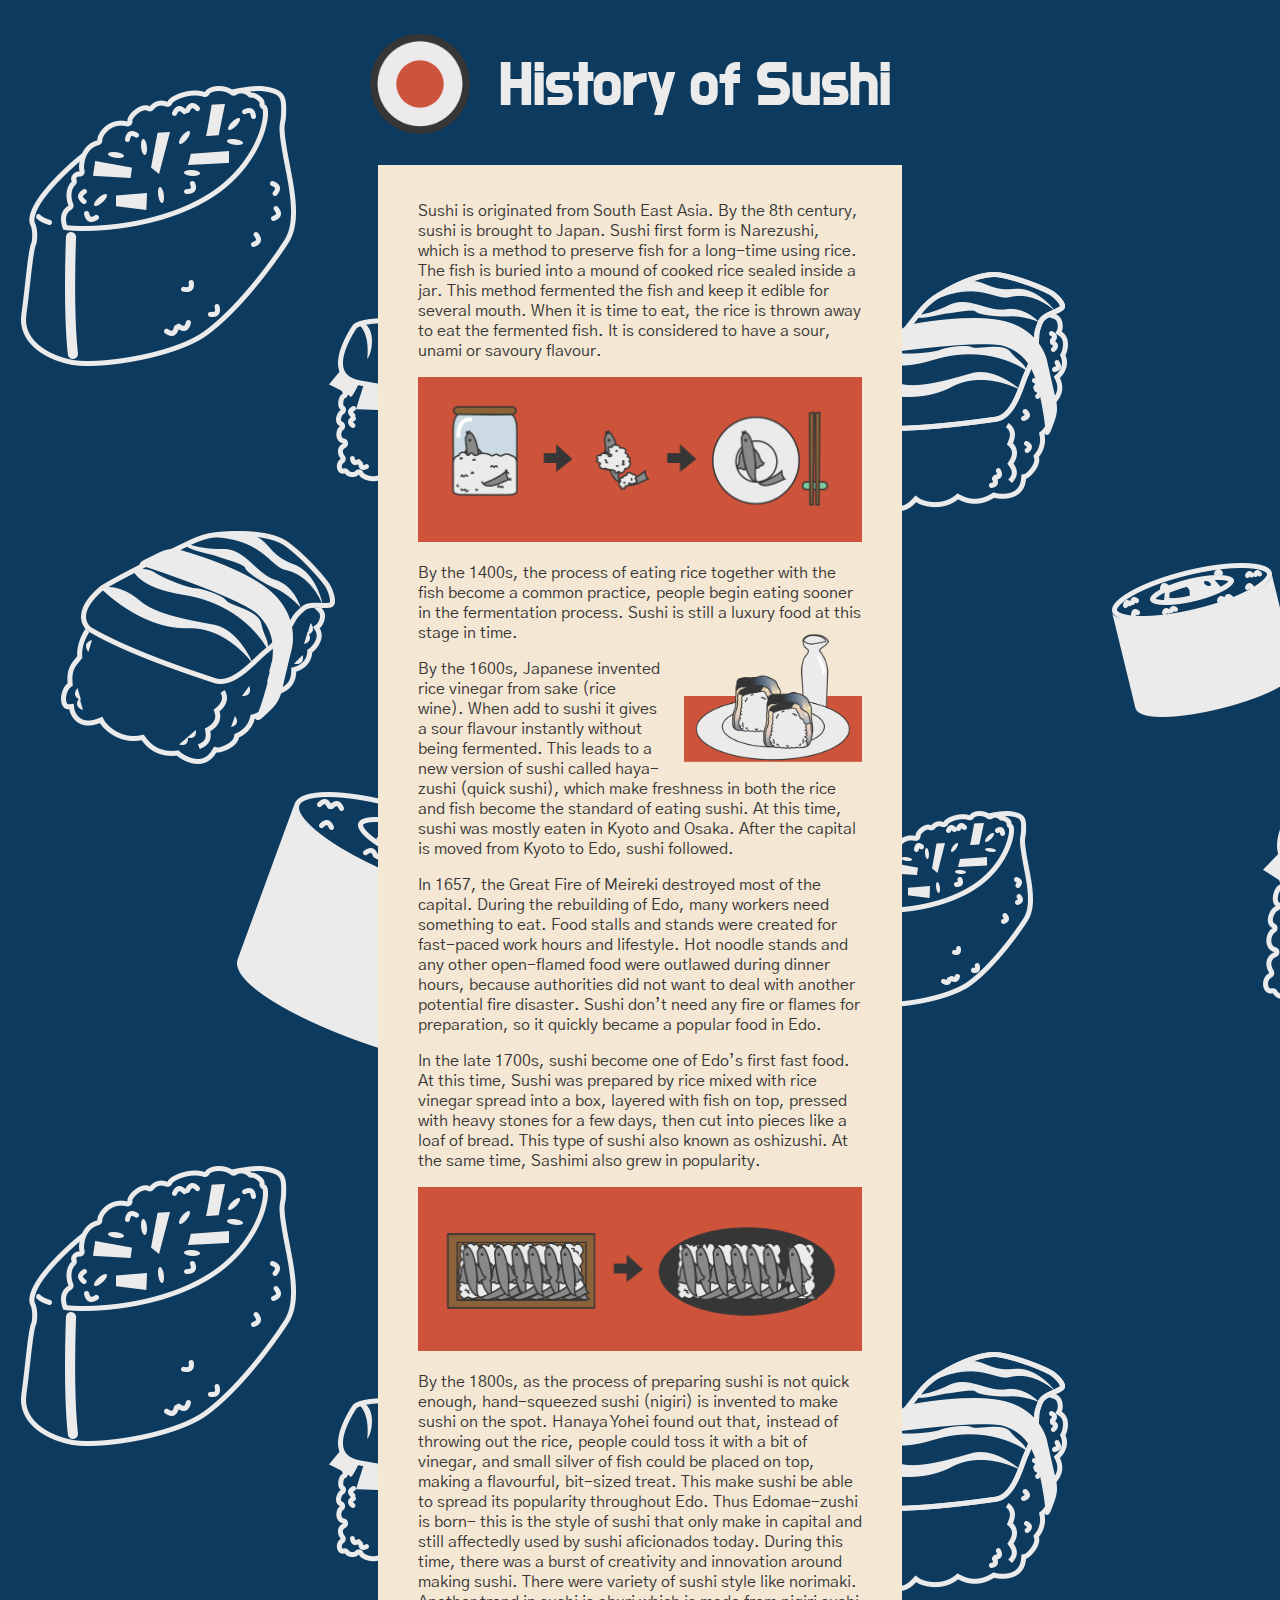
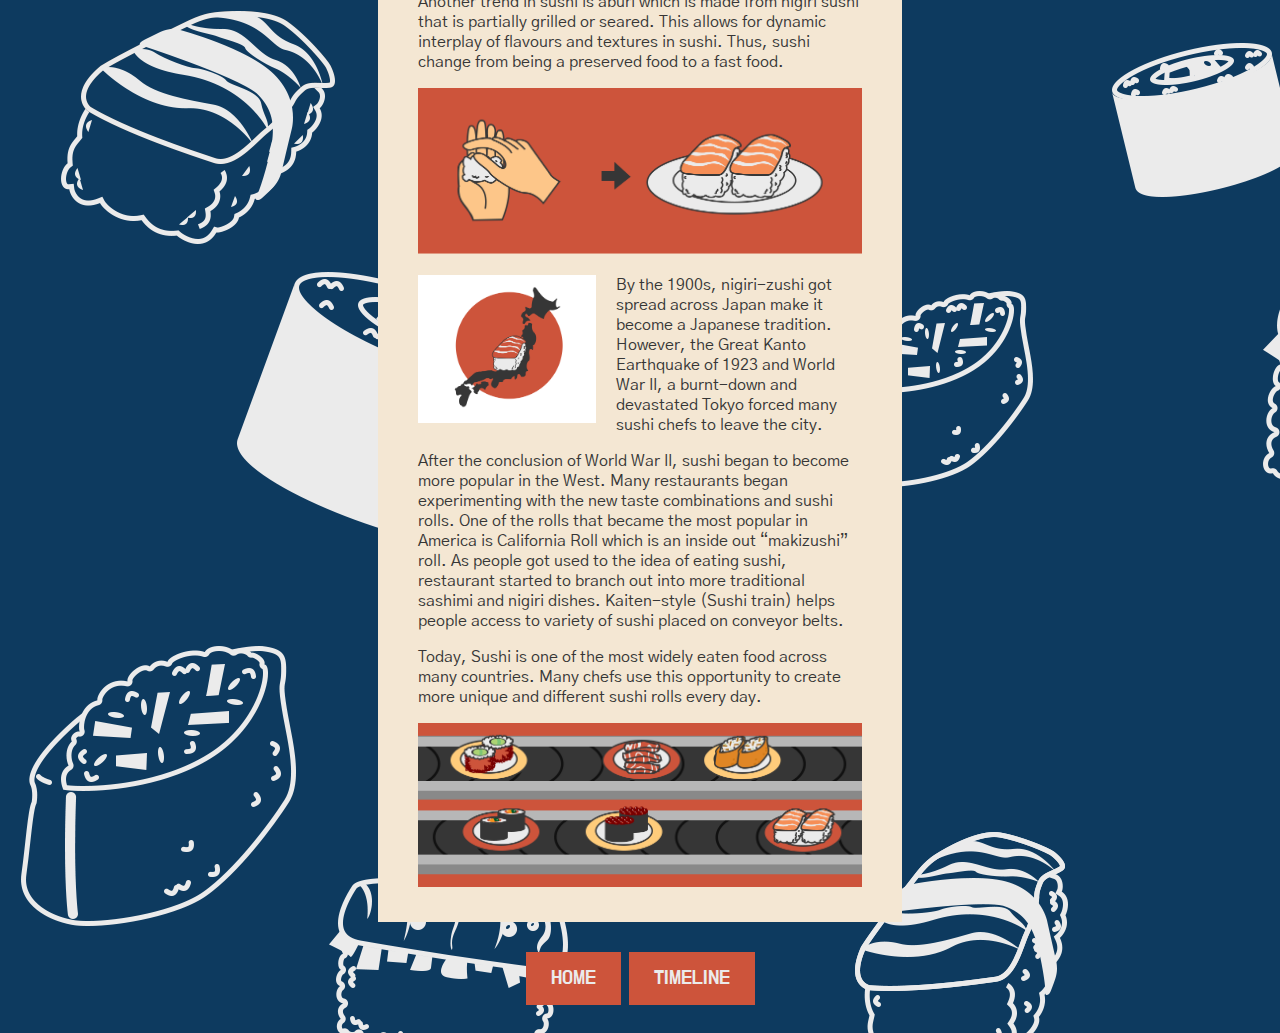
<file: historyOfSushi.html>
<!DOCTYPE html>
<html lang="en">

<head>
	<title>History of Sushi</title>
	<link rel='shortcut icon' href='favicon/historyFavicon.ico' type='image/x-icon' />
	<meta charset="UTF-8">
	<meta name="description" content="My Page">
	<meta name="viewport" content="width=device-width, initial-scale=1.0">
	<!-- Import CSS -->
	<link rel="stylesheet" type="text/css" href="styles.css">
	<!-- Link JQuery -->
	<script src="jquery.js"></script>
</head>

<body>
	<header>
		<button class="button" onclick="window.location.href = 'index.html';">
			<img class="logo" width="100px" height="auto" src="logo.png" alt="">
			<h1>History of Sushi</h1>
		</button>
	</header>


	<main>
		<div class="content">
			<p>Sushi is originated from South East Asia. By the 8th century, sushi is brought to Japan. Sushi first form
				is Narezushi, which is a method to preserve fish for a long-time using rice. The fish is buried into a
				mound of cooked rice sealed inside a jar. This method fermented the fish and keep it edible for several
				mouth. When it is time to eat, the rice is thrown away to eat the fermented fish. It is considered to
				have a sour, unami or savoury flavour.</p>
			<img src="assets/pictures/Contents/historyOfSushiPic1.png" title="How Narezushi is made"
				alt="How Narezushi is made" width="100%">
			<p>By the 1400s, the process of eating rice together with the fish become a common practice, people begin
				eating sooner in the fermentation process. Sushi is still a luxury food at this stage in time.</p>

			<p><img id="img2" src="assets/pictures/Contents/historyOfSushiPic2.png" title="Haya-zushi and vinegar"
					alt="haya-zushi">
				By the 1600s, Japanese invented rice vinegar from sake (rice wine). When add to sushi it gives a sour
				flavour instantly without being fermented. This leads to a new version of sushi called haya-zushi (quick
				sushi), which make freshness in both the rice and fish become the standard of eating sushi. At this
				time, sushi was mostly eaten in Kyoto and Osaka. After the capital is moved from Kyoto to Edo, sushi
				followed.</p>

			<p>In 1657, the Great Fire of Meireki destroyed most of the capital. During the rebuilding of Edo, many
				workers need something to eat. Food stalls and stands were created for fast-paced work hours and
				lifestyle. Hot noodle stands and any other open-flamed food were outlawed during dinner hours, because
				authorities did not want to deal with another potential fire disaster. Sushi don’t need any fire or
				flames for preparation, so it quickly became a popular food in Edo.</p>
			<p>In the late 1700s, sushi become one of Edo’s first fast food. At this time, Sushi was prepared by rice
				mixed with rice vinegar spread into a box, layered with fish on top, pressed with heavy stones for a few
				days, then cut into pieces like a loaf of bread. This type of sushi also known as oshizushi. At the same
				time, Sashimi also grew in popularity.</p>
			<img src="assets/pictures/Contents/historyOfSushiPic3.png" title="How sushi used to be prepared"
				alt="How sushi was prepared" width="100%">

			<p>By the 1800s, as the process of preparing sushi is not quick enough, hand-squeezed sushi (nigiri) is
				invented to make sushi on the spot. Hanaya Yohei found out that, instead of throwing out the rice,
				people could toss it with a bit of vinegar, and small silver of fish could be placed on top, making a
				flavourful, bit-sized treat. This make sushi be able to spread its popularity throughout Edo. Thus
				Edomae-zushi is born- this is the style of sushi that only make in capital and still affectedly used by
				sushi aficionados today. During this time, there was a burst of creativity and innovation around making
				sushi. There were variety of sushi style like norimaki. Another trend in sushi is aburi which is made
				from nigiri sushi that is partially grilled or seared. This allows for dynamic interplay of flavours and
				textures in sushi. Thus, sushi change from being a preserved food to a fast food.</p>
			<img src="assets/pictures/Contents/historyOfSushiPic4.png" title="How Nigiri is made"
				alt="How Nirigi is made" width="100%">

			<p><img id="img5" src="assets/pictures/Contents/historyOfSushiPic5.png"
					title="Sushi became popular in Japan" alt="Sushi and Japan">
				By the 1900s, nigiri-zushi got spread across Japan make it become a Japanese tradition. However, the
				Great Kanto Earthquake of 1923 and World War II, a burnt-down and devastated Tokyo forced many sushi
				chefs to leave the city.</p>
			<p>
				After the conclusion of World War II, sushi began to become more popular in the West. Many restaurants
				began experimenting with the new taste combinations and sushi rolls. One of the rolls that became the
				most popular in America is California Roll which is an inside out “makizushi” roll. As people got used
				to the idea of eating sushi, restaurant started to branch out into more traditional sashimi and nigiri
				dishes. Kaiten-style (Sushi train) helps people access to variety of sushi placed on conveyor belts.
			</p>
			<p>
				Today, Sushi is one of the most widely eaten food across many countries. Many chefs use this opportunity
				to create more unique and different sushi rolls every day.
			</p>
			<img src="assets/pictures/Contents/historyOfSushiPic6.png" title="Sushi train (Kaiten-style)"
				alt="Keiten-style" width="100%">
		</div>
	</main>


	<footer>
		<a href="index.html">HOME</a>
		<a href="SushiTimeline.html">TIMELINE</a>


	</footer>



</body>



</html>


<style>
	h1 {
		font-family: 'DoHyeon-Regular';
	}

	.logo {
		/* logo of the site */
		position: absolute;
		margin-top: 25px;
		margin-left: -325px;
	}

	/* IMAGE ON THE PAGE */
	#img2 {
		width: 40%;
		margin-top: -60px;
		height: auto;
		padding-top: 23px;
		margin-left: 20px;
		float: right;
	}

	#img5 {
		width: 40%;
		margin-bottom: 20px;
		height: auto;
		margin-right: 20px;
		float: left;
	}
</style>
</file>
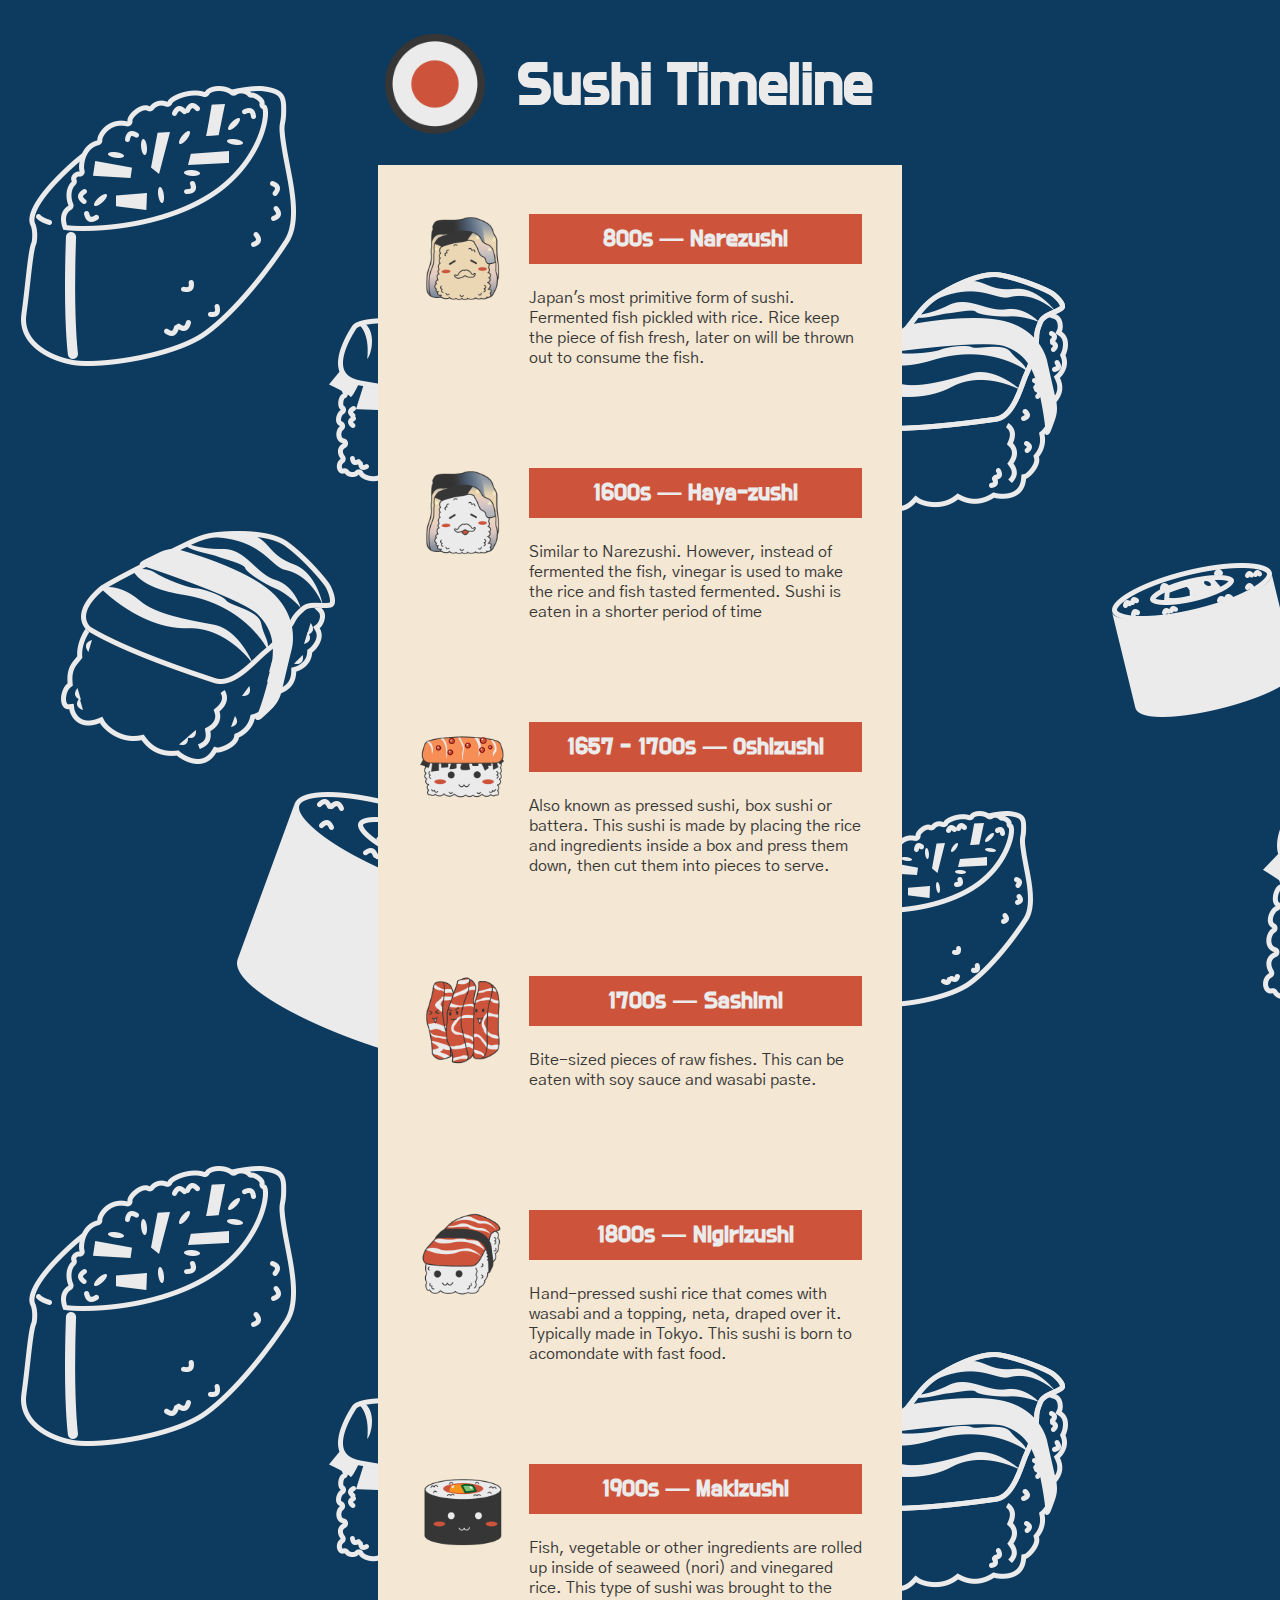
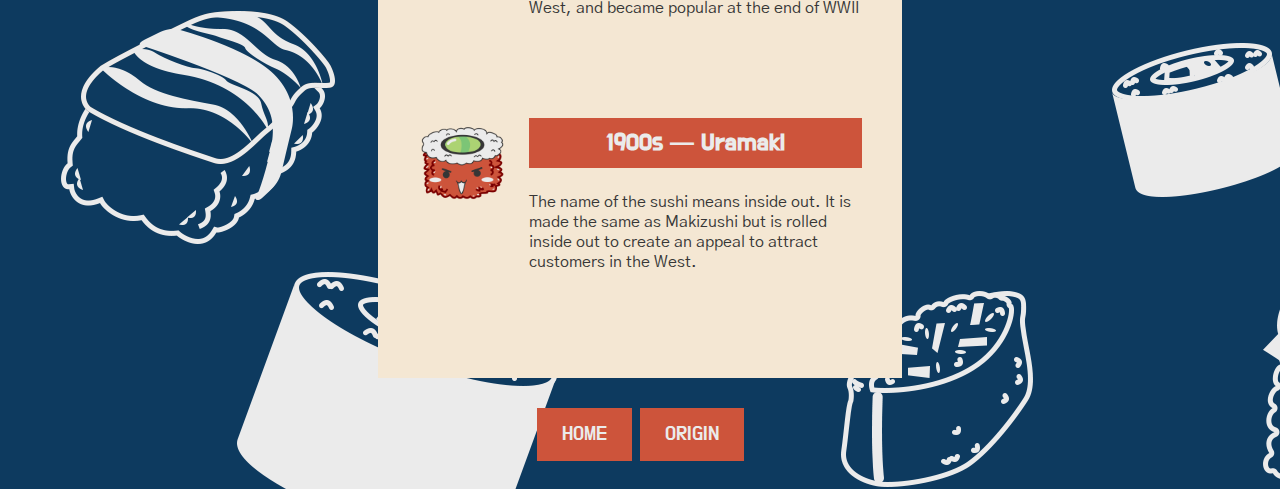
<file: SushiTimeline.html>
<!DOCTYPE html>
<html lang="en">

<head>
	<title>Type of Sushi</title>
	<link rel='shortcut icon' href='favicon/typeSushiFavicon.ico' type='image/x-icon' />
	<meta charset="UTF-8">
	<meta name="description" content="My Page">
	<meta name="viewport" content="width=device-width, initial-scale=1.0">
	<!-- Import CSS -->
	<link rel="stylesheet" type="text/css" href="styles.css">
	<!-- Link JQuery -->
	<script src="jquery.js"></script>
</head>

<body>
	<header>
		<button class="button" onclick="window.location.href = 'index.html';">
			<img class="logo" width="100px" height="auto" src="logo.png" alt="">
			<h1>Sushi Timeline</h1>
		</button>
	</header>


	<main>
		<div><img class="sushiImg" title="Narezushi" src="assets/pictures/Sushi/Narezushi.png" alt="Narezushi">
			<h3 class="smallHeading">800s — Narezushi</h3>
			<p class="insideContent">Japan's most primitive form of sushi. Fermented fish pickled with rice. Rice keep
				the piece of fish fresh, later on will be thrown out to consume the fish.</p>
			<br><br><br>
		</div>

		<div><img class="sushiImg" title="Haya-zushi" src="assets/pictures/Sushi/Haya-zushi.png" alt="Haya-zushi">
			<h3 class="smallHeading">1600s — Haya-zushi</h3>
			<p class="insideContent">Similar to Narezushi. However, instead of fermented the fish, vinegar is used to
				make the rice and fish tasted fermented. Sushi is eaten in a shorter period of time</p>
		</div>
		<br><br><br>

		<div><img class="sushiImg" title="Oshi Sushi" src="assets/pictures/Sushi/Oshi Sushi.png" alt="Oshi Sushi">
			<h3 class="smallHeading">1657 - 1700s — Oshizushi</h3>
			<p class="insideContent">Also known as pressed sushi, box sushi or battera. This sushi is made by placing
				the rice and ingredients inside a box and press them down, then cut them into pieces to serve.</p>
		</div>
		<br><br><br>

		<div><img class="sushiImg" title="Sashimi" src="assets/pictures/Sushi/Sashimi.png" alt="Sashimi">
			<h3 class="smallHeading">1700s — Sashimi</h3>
			<p class="insideContent">Bite-sized pieces of raw fishes. This can be eaten with soy sauce and wasabi paste.
			</p>
		</div>
		<br><br><br><br>

		<div><img class="sushiImg" title="Nigirizushi" src="assets/pictures/Sushi/Nigirizushi.png" alt="Nigirizushi">
			<h3 class="smallHeading">1800s — Nigirizushi</h3>
			<p class="insideContent">Hand-pressed sushi rice that comes with wasabi and a topping, neta, draped over it.
				Typically made in Tokyo. This sushi is born to acomondate with fast food.
			</p>
		</div>
		<br><br><br>

		<div><img class="sushiImg" title="Maki sushi" src="assets/pictures/Sushi/Maki sushi.png" alt="Maki sushi">
			<h3 class="smallHeading">1900s — Makizushi</h3>
			<p class="insideContent">Fish, vegetable or other ingredients are rolled up inside of seaweed (nori) and
				vinegared rice. This type of sushi was brought to the West, and became popular at the end of WWII
			</p>
		</div>
		<br><br><br>
		<div><img class="sushiImg" title="Uramaki" src="assets/pictures/Sushi/Uramaki.png" alt="Uramaki">
			<h3 class="smallHeading">1900s — Uramaki</h3>
			<p class="insideContent">The name of the sushi means inside out. It is made the same as Makizushi but is
				rolled inside out to create an appeal to attract customers in the West.
			</p>
		</div>
		<br><br><br>



	</main>
	<br><br><br>

	<footer>
		<a href="index.html">HOME</a>
		<a href="historyOfSushi.html">ORIGIN</a>

	</footer>



</body>



</html>

<style>
	h1 {
		font-family: 'DoHyeon-Regular';
	}

	.logo {
		/* logo of the site */
		position: absolute;
		margin-top: 25px;
		margin-left: -310px;
	}

	main {
		padding-top: 25px;
		margin-bottom: -40px;
	}

	.insideContent {
		font-family: 'GothicA1-Regular', sans-serif;
		text-align: left;
		margin-left: 25%;

	}

	.smallHeading {
		margin-left: 25%;
		padding: 10px 0px;
		font-size: 24px;
		font-family: 'DoHyeon-Regular', sans-serif;
		text-align: center;
		color: #ebebeb;
		background-color: #cd543b;

	}

	.sushiImg {
		width: 20%;
		height: auto;
		margin-right: 20px;
		float: left;
		transition: 1s all;
	}

	.sushiImg:hover {
		width: 23%;
		margin-left: -10px;
		margin-top: -10px;
		transition: 0.5s all;
	}

	/*  Roboto = title, OpenSan = content */
	/* colour for website WHITE COLOUR #ebebeb, CREAM COLOUR #f4e7d3, RED COLOUR #cd543b, BLACK COLOUR #363636, BLUE COLOUR #0d3a5f */
</style>
</file>
<file: styles.css>
@font-face {
    /* FOR TITLE/ HEADING */
    font-family: 'DoHyeon-Regular';
    src: local('DoHyeon-Regular'), url(assets/fonts/DoHyeon-Regular.ttf), format('ttf');
}


@font-face {
    /* FOR CONTENTS */
    font-family: 'GothicA1-Regular';
    src: local('GothicA1-Regular'), url(assets/fonts/GothicA1-Regular.ttf), format('ttf');
}

body{
    
    font-family: 'GothicA1-Regular', sans-serif;
    align-content: center;
    text-align: center;
    background-image: url(assets/pictures/bg/websiteBackground.png);
}


/* This is where the heading of the website stay */


    .button, .button:active  {
        cursor: pointer;
        margin-left: 110px;
        font-family: 'Roboto', sans-serif;
        font-weight: bold;
        font-size: 30px;
        color:#ebebeb;
        background-color:#0d3a5f;
        border:none;
        margin-bottom: -20px;
    }
    .button:focus {outline: none;}


main{
    font-family:'GothicA1-Regular', 'sans-serif' ;
    align-content: center; 
    margin:20px 370px ;
    padding: 20px 40px 30px 40px;
    background-color:#f4e7d3;
    color:#363636; 
}
.heading{
    font-family: 'DoHyeon-Regular', sans-serif;
    font-size: 30px;

}

.content{
    font-family: 'GothicA1-Regular', sans-serif;
    text-align: left;
}


/* LINKING */
a{
    font-family:'DoHyeon-Regular','san-serif' ;
    font-size: 20px;
    margin:10px 2px 20px 2px ;

    background-color:#cd543b;
    color:#ebebeb;
    padding: 14px 25px;
    text-align: center;
    text-decoration: none;
    display: inline-block;
    position: relative;
    transition: 1s all;

 
  }
  
a:hover {
    font-size: 24px;
    color: #cd543b;
    font-weight: bold;
    background-color:#363636;
    border-radius: 25px;
    border: 5px solid #cd543b;
    margin-bottom: 10px;
    margin-top: -1px;
    margin-bottom: 30px;
    transition: 0.5s all;
  }



/*  Roboto = title, OpenSan = content */
/* colour for website WHITE COLOUR #ebebeb, CREAM COLOUR #f4e7d3, RED COLOUR #cd543b, BLACK COLOUR #363636, BLUE COLOUR #0d3a5f */
</file>
